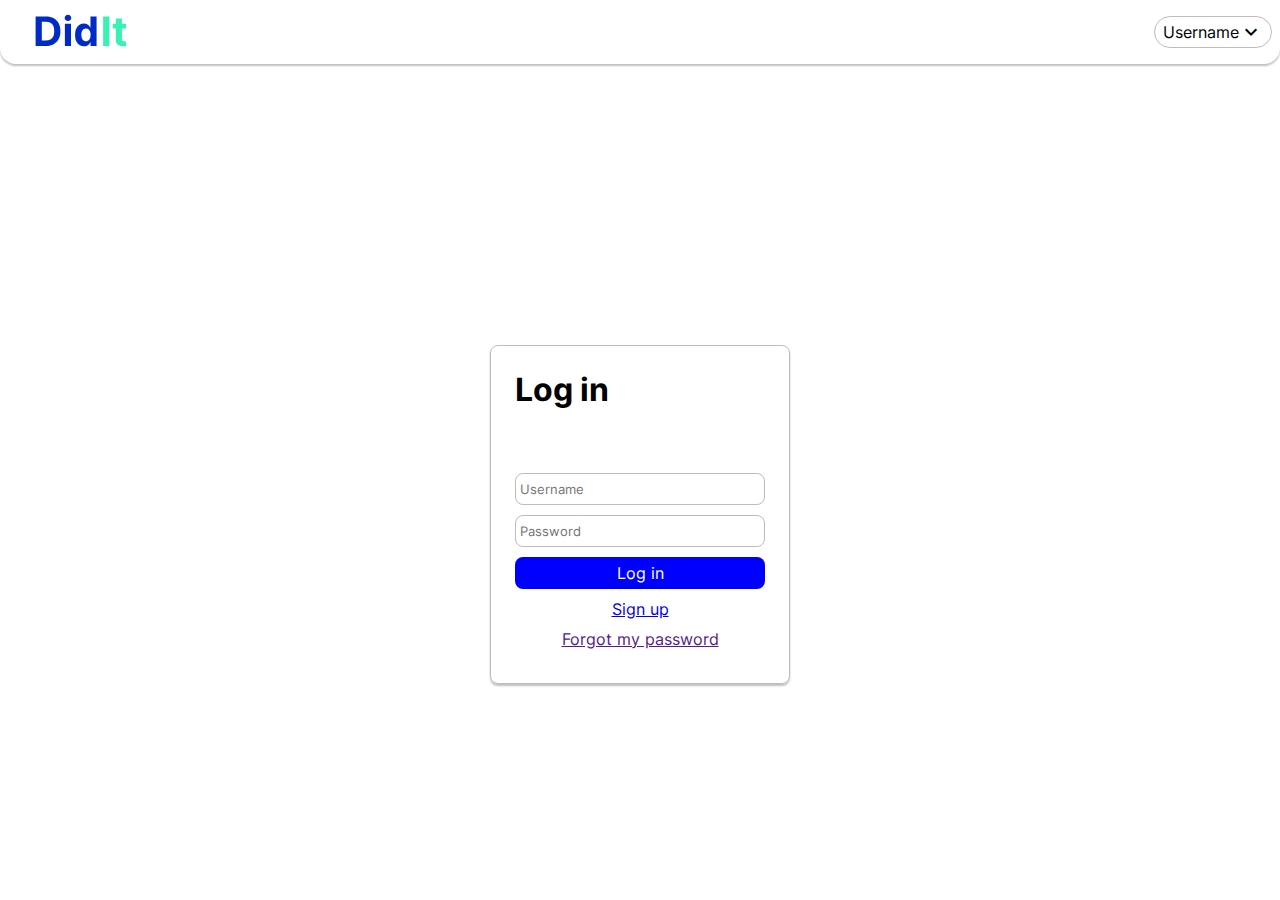
<file: index.html>
<!DOCTYPE html>
<html lang="en">
<head>
    <meta charset="UTF-8">
    <meta http-equiv="X-UA-Compatible" content="IE=edge">
    <meta name="viewport" content="width=device-width, initial-scale=1.0">
    <title>Document</title>
    <link href="https://fonts.googleapis.com/icon?family=Material+Icons"
    rel="stylesheet">
    <link rel="stylesheet" href="./index.css">
    <link rel="stylesheet" href="./meta.css">
</head>
<body>
    <div id="topbar">
        <img id="logo" src="Logo 1.svg" alt="logo">

        <div id="username"><p>Username</p><span class="material-icons">expand_more</span></div>
    </div>

    <div id="content">
        <div id="form">
            <h2>Log in</h2>
            
            <form method="get" action="dashboard.html" >
                <input type="text" placeholder="Username">
                <input type="password" placeholder="Password">

                <button id="submit_button" type="submit">Log in</button>
            </form>

            <a id="signup_button" href="sign_up.html">Sign up</a>
            <a id="forgot_password" href="">Forgot my password</a>
        </div>
    </div>

</body>
</html>
</file>
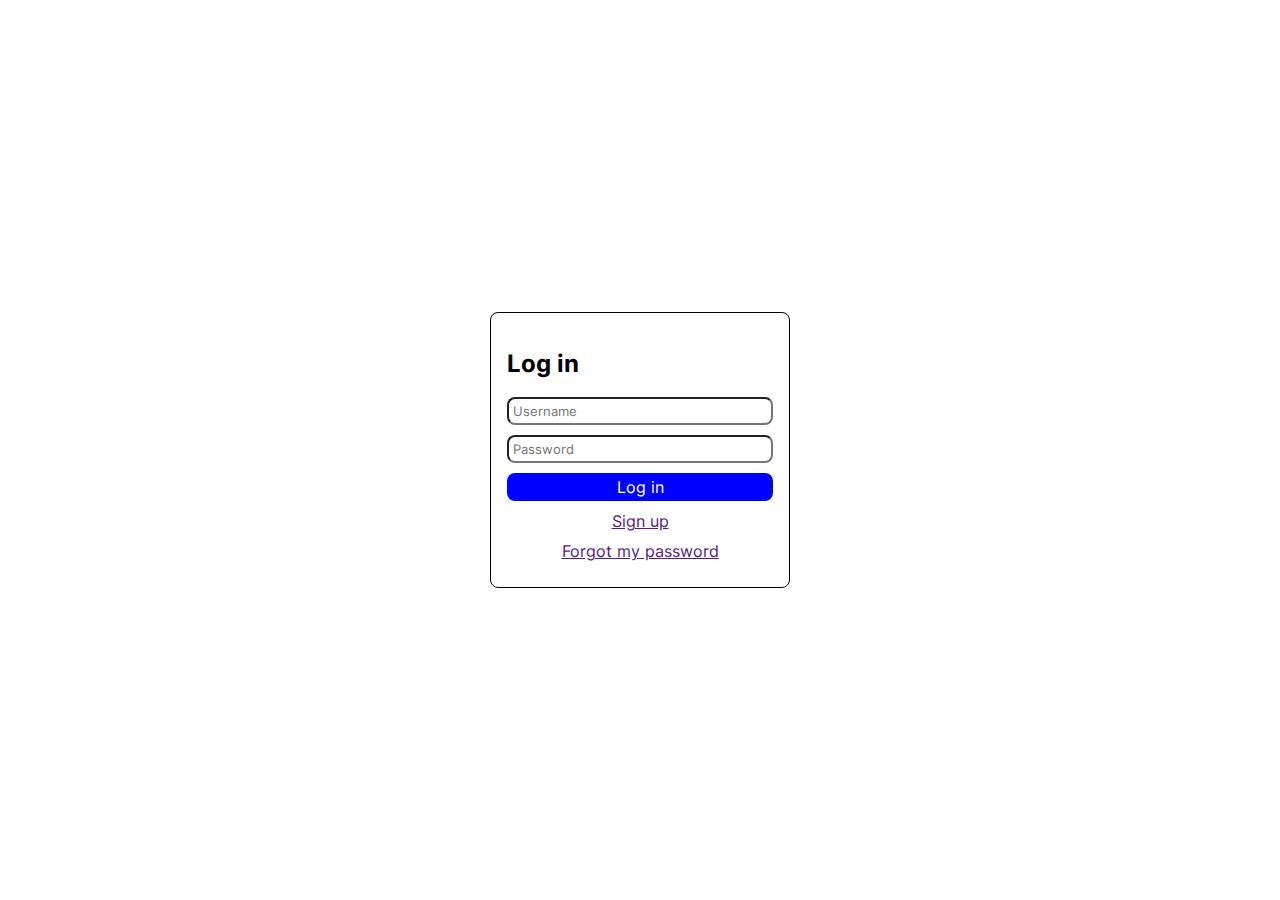
<file: website/index.html>
<!DOCTYPE html>
<html lang="en">
<head>
    <meta charset="UTF-8">
    <meta http-equiv="X-UA-Compatible" content="IE=edge">
    <meta name="viewport" content="width=device-width, initial-scale=1.0">
    <title>Document</title>
    <link rel="stylesheet" href="./index.css">
    <link rel="stylesheet" href="./meta.css">
</head>
<body>
    <div id="form">
        <h2>Log in</h2>
        
        <form action="post">
            <input type="text" placeholder="Username">
            <input type="text" placeholder="Password">

            <button id="submit_button" type="submit">Log in</button>
        </form>

        <a id="signup_button" href="">Sign up</a>
        <a id="forgot_password" href="">Forgot my password</a>
    </div>
    

</body>
</html>
</file>
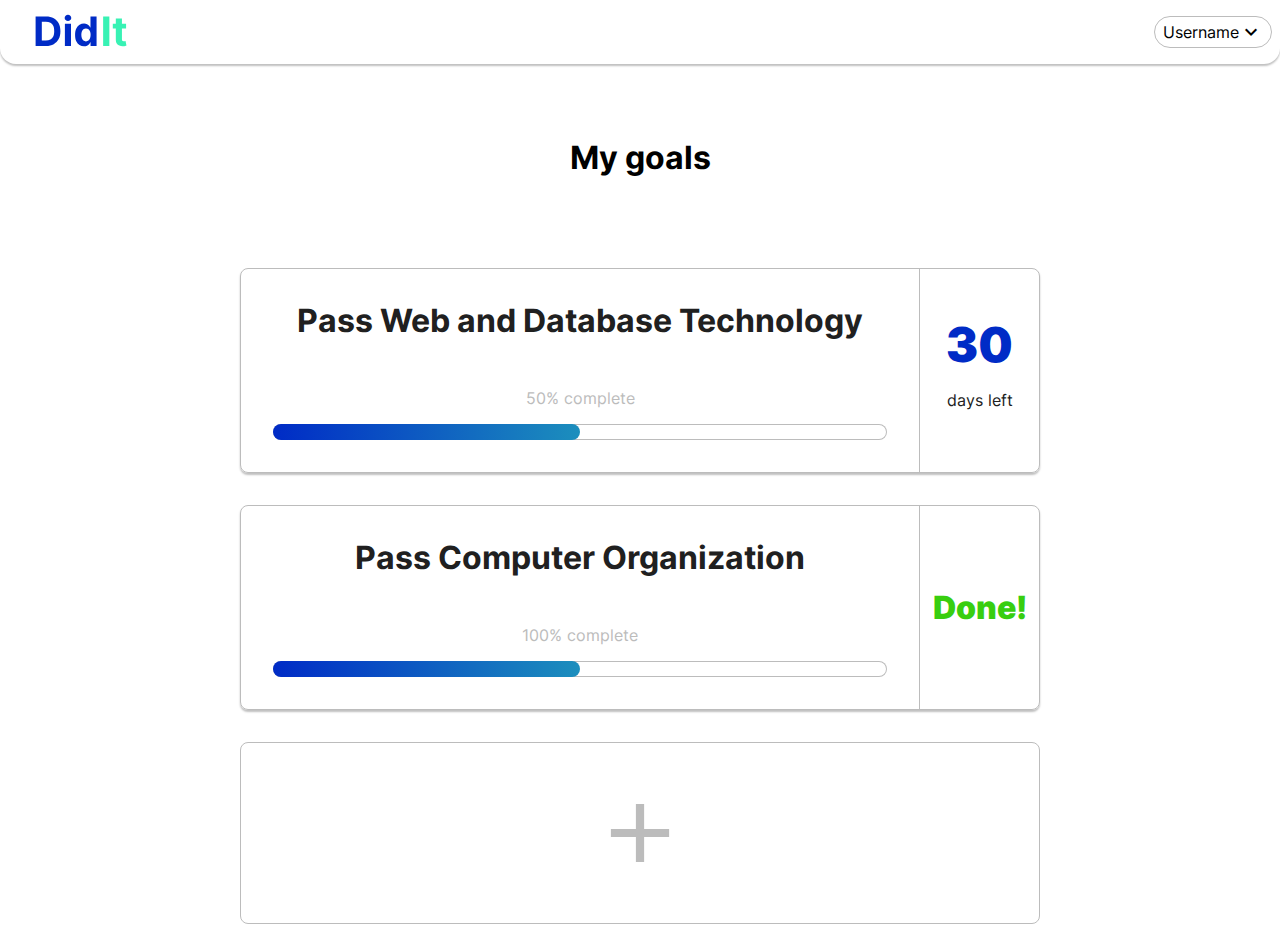
<file: dashboard.html>
<!DOCTYPE html>
<html lang="en">
<head>
    <meta charset="UTF-8">
    <meta http-equiv="X-UA-Compatible" content="IE=edge">
    <meta name="viewport" content="width=device-width, initial-scale=1.0">
    <link rel="stylesheet" href="./dashboard.css">
    <link rel="stylesheet" href="./meta.css">
    <link href="https://fonts.googleapis.com/icon?family=Material+Icons"
    rel="stylesheet">
    <title>Document</title>
</head>
<body>
    

    <div id="topbar">
        <img id="logo" src="Logo 1.svg" alt="logo">

        <div id="username"><p>Username</p><span class="material-icons">expand_more</span></div>
    </div>

<div id="content">
        <h1>My goals</h1>
        <a href="goal_view.html" class="goal-link">
          <div class="goal">
            <div class="progress">
                <h2>Pass Web and Database Technology</h2>
              
                <p>50% complete</p>

                <div class="progress-bar"><div></div></div>

            </div>
            <div class="status">
              <p class="progress-number">30</p>
              <p class="days-left">days left</p>

            </div>
          </div>
        </a>
        
        <a href="goal_view.html" class="goal-link">
          <div class="goal">
              <div class="progress">
                  <h2>Pass Computer Organization</h2>
                
                  <p>100% complete</p>
    
                  <div class="progress-bar"><div></div></div>
    
              </div>
        
              <div class="status">
                <p class="done">Done!</p>  
              </div>
            </div>
          </a>
          <div class="add-button">
            <span id="plus" class="material-icons">add</span>
          </div>
</div>


</body>
</html>
</file>
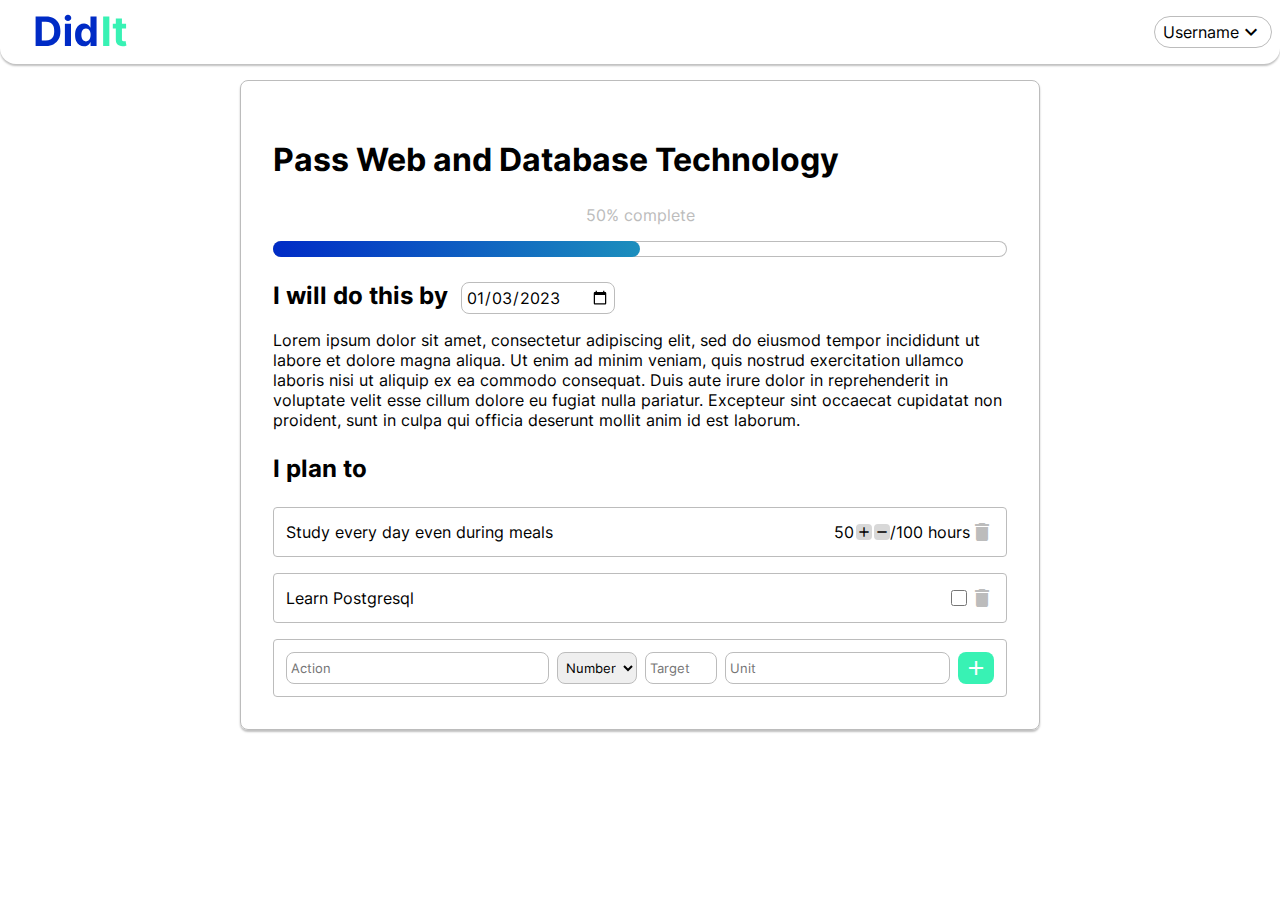
<file: goal_view.html>
<!DOCTYPE html>
<html lang="en">
<head>
    <meta charset="UTF-8">
    <meta http-equiv="X-UA-Compatible" content="IE=edge">
    <meta name="viewport" content="width=device-width, initial-scale=1.0">
    <title>Document</title>
    <link rel="stylesheet" href="./meta.css">
    <link href="https://fonts.googleapis.com/icon?family=Material+Icons"
    rel="stylesheet">
    <link rel="stylesheet" href="./goal_view.css">
</head>
<body>
    <div id="topbar">
        <img id="logo" src="Logo 1.svg" alt="logo">

        <div id="username"><p>Username</p><span class="material-icons">expand_more</span></div>
    </div>

<div id="content">
    <div class="goal">
        
        <h2>Pass Web and Database Technology</h2>
        
        <p id="completion-text">50% complete</p>

        <div class="progress-bar"><div></div></div>

        <div id="deadline-container">
            <span class="inline-header">I will do this by</span>
            <input type="date" value="2023-01-03" id="deadline-container-date">
        </div>

        <p id="goal-description">Lorem ipsum dolor sit amet, consectetur adipiscing elit, sed do eiusmod tempor incididunt ut labore et dolore magna aliqua. Ut enim ad minim veniam, quis nostrud exercitation ullamco laboris nisi ut aliquip ex ea commodo consequat. Duis aute irure dolor in reprehenderit in voluptate velit esse cillum dolore eu fugiat nulla pariatur. Excepteur sint occaecat cupidatat non proident, sunt in culpa qui officia deserunt mollit anim id est laborum.</p>
        <h3>I plan to</h3>

        <div class="subgoal-container">
            <span class="subgoal-name">Study every day even during meals</span>
            <span class="subgoal-completed-num">50</span>
            <span class="material-icons increment-button">add</span>
            <span class="material-icons increment-button">remove</span>
            <span class="subgoal-goal">/100 hours</span>
            <span class="subgoal-delete material-icons">delete</span>
        </div>
        <div class="subgoal-container">
            <span class="subgoal-name">Learn Postgresql</span>
            <input type="checkbox" class="subgoal-checkbox">
            <span class="subgoal-delete material-icons">delete</span>
        </div>

        <form id="subgoal-create-container">
            <input type="text" placeholder="Action" id="subgoal-create-action">
            <select>
                <option>Number</option>
                <option>Boolean</option>
            </select>
            <input type="number" placeholder="Target" id="subgoal-create-target">
            <input type="text" placeholder="Unit">
            <button type="submit" id="subgoal-create-add"><span class="material-icons">add</span></button>
        </form>
      </div>

</div>  
</body>
</html>
</file>
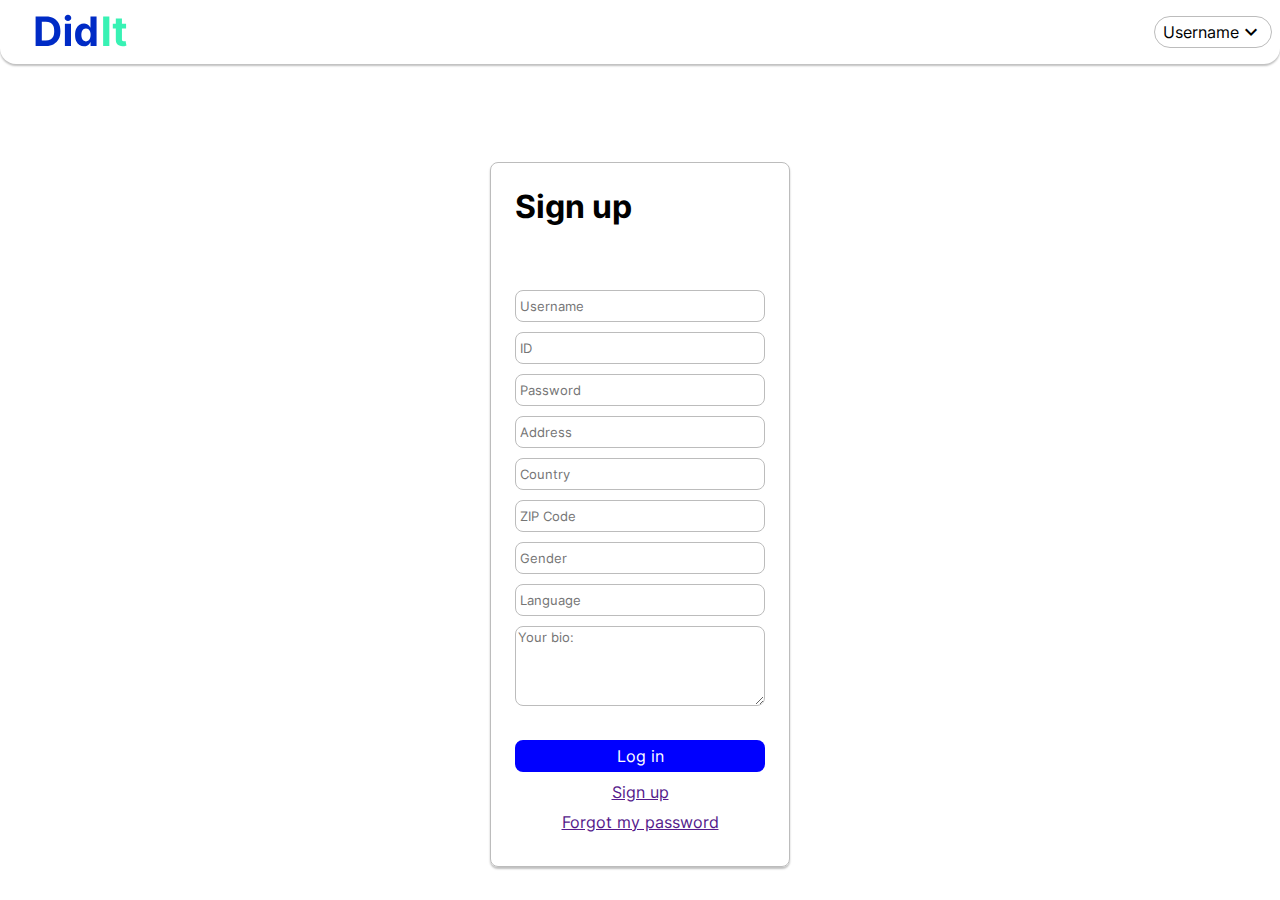
<file: sign_up.html>
<!DOCTYPE html>
<html lang="en">
<head>
    <meta charset="UTF-8">
    <meta http-equiv="X-UA-Compatible" content="IE=edge">
    <meta name="viewport" content="width=device-width, initial-scale=1.0">
    <title>Document</title>
    <link href="https://fonts.googleapis.com/icon?family=Material+Icons"
    rel="stylesheet">
    <link rel="stylesheet" href="./sign_up.css">
    <link rel="stylesheet" href="./meta.css">
</head>
<body>
    <div id="topbar">
        <img id="logo" src="Logo 1.svg" alt="logo">

        <div id="username"><p>Username</p><span class="material-icons">expand_more</span></div>
    </div>

    <div id="content">
        <div id="form">
            <h2>Sign up</h2>
            
            <form action="post">
                <input type="text" placeholder="Username">
                <input type="number" placeholder="ID">
                <input type="password" placeholder="Password">
                <input type="text" placeholder="Address">
                <input type="text" placeholder="Country">
                <input type="text" placeholder="ZIP Code">
                <input type="text" placeholder="Gender">
                <input type="text" placeholder="Language">
                <textarea id="bio" placeholder="Your bio:"></textarea>

                <button id="submit_button" type="submit">Log in</button>
            </form>

            <a id="signup_button" href="">Sign up</a>
            <a id="forgot_password" href="">Forgot my password</a>
        </div>
    </div>

</body>
</html>
</file>
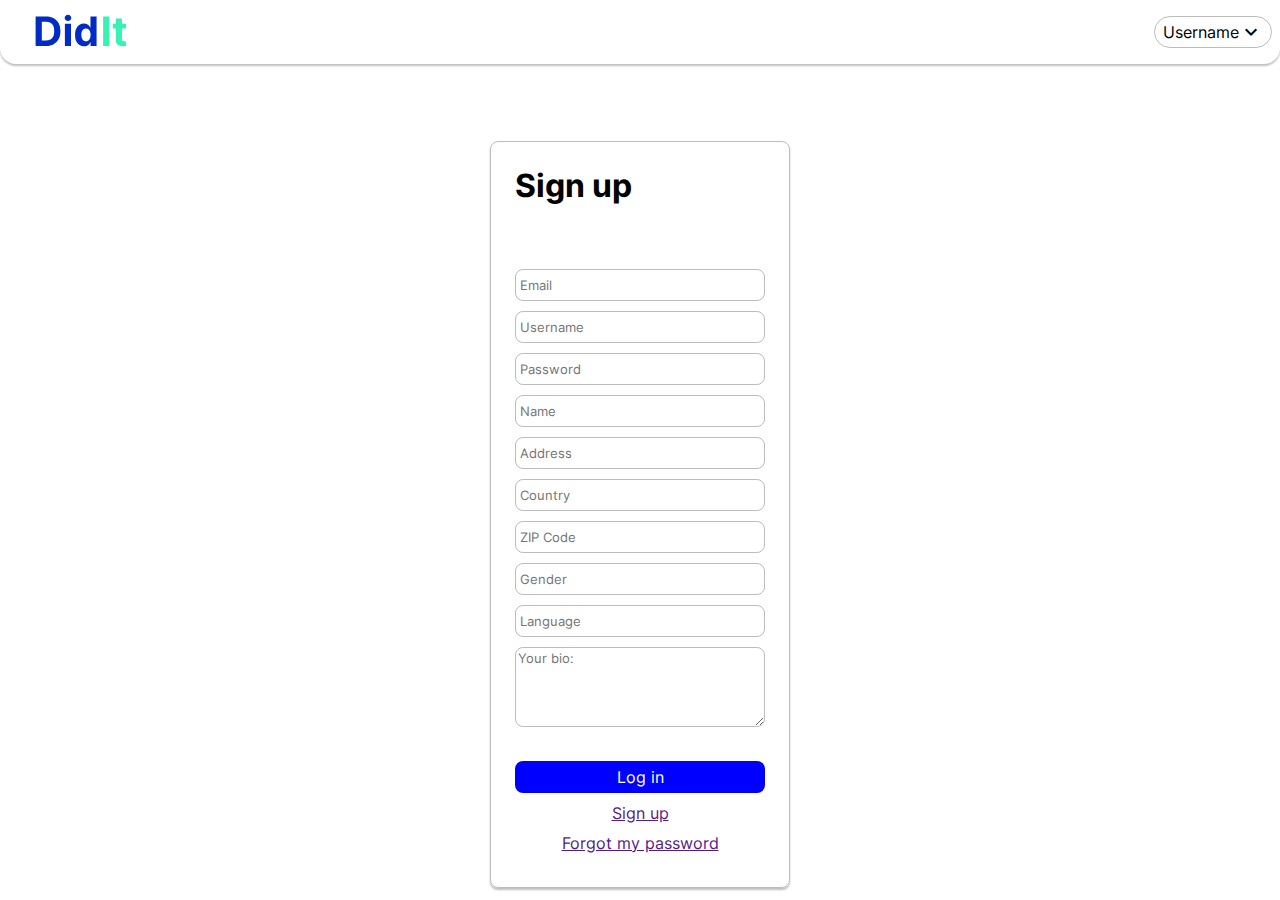
<file: builtin_form/sign_up.html>
<!DOCTYPE html>
<html lang="en">
<head>
    <meta charset="UTF-8">
    <meta http-equiv="X-UA-Compatible" content="IE=edge">
    <meta name="viewport" content="width=device-width, initial-scale=1.0">
    <title>Document</title>
    <link href="https://fonts.googleapis.com/icon?family=Material+Icons"
    rel="stylesheet">
    <link rel="stylesheet" href="../sign_up.css">
    <link rel="stylesheet" href="../meta.css">
</head>
<body>
    <div id="topbar">
        <img id="logo" src="../Logo 1.svg" alt="logo">

        <div id="username"><p>Username</p><span class="material-icons">expand_more</span></div>
    </div>

    <div id="content">
        <div id="form">
            <h2>Sign up</h2>
            
            <form action="post">
                <input type="email" placeholder="Email" required>
                <input type="text" placeholder="Username" pattern="[A-Z]\w{4,11}[\d\W]" required minlength="5" maxlength="12">
                <input type="password" placeholder="Password" required minlength="12">
                <input type="text" placeholder="Name" required pattern="[A-Za-z]+">
                <input type="text" placeholder="Address">
                <input type="text" placeholder="Country" required>
                <input type="text" placeholder="ZIP Code" required pattern="\d{4}[A-Z]{2}">
                <input type="text" placeholder="Gender" required>
                <input type="text" placeholder="Language" required>
                <textarea id="bio" placeholder="Your bio:"></textarea>

                <button id="submit_button" type="submit">Log in</button>
            </form>

            <a id="signup_button" href="">Sign up</a>
            <a id="forgot_password" href="">Forgot my password</a>
        </div>
    </div>

</body>
</html>
</file>
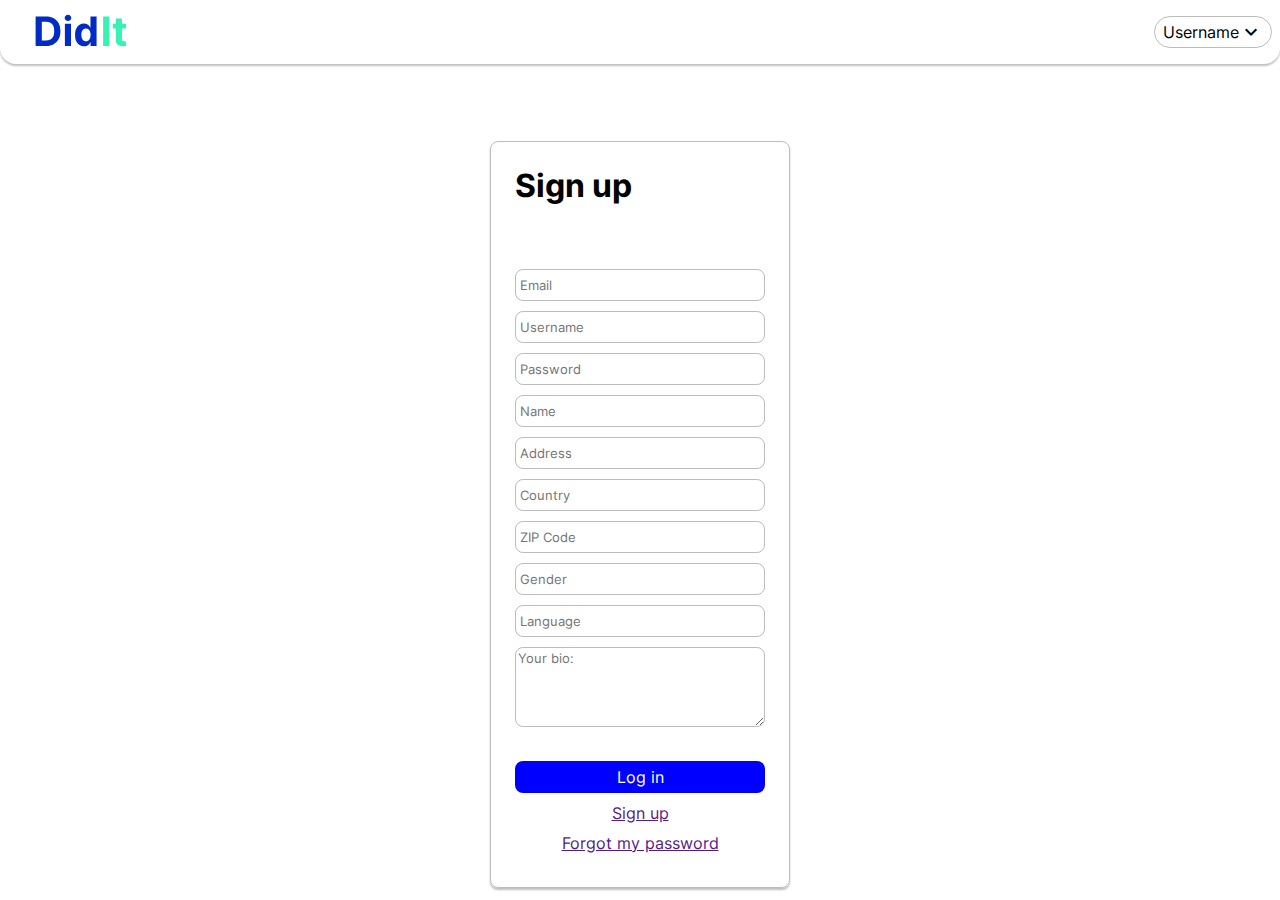
<file: regular_expression/sign_up.html>
<!DOCTYPE html>
<html lang="en">
<head>
    <meta charset="UTF-8">
    <meta http-equiv="X-UA-Compatible" content="IE=edge">
    <meta name="viewport" content="width=device-width, initial-scale=1.0">
    <title>Document</title>
    <link href="https://fonts.googleapis.com/icon?family=Material+Icons"
    rel="stylesheet">
    <link rel="stylesheet" href="../sign_up.css">
    <link rel="stylesheet" href="../meta.css">
</head>
<body>
    <div id="topbar">
        <img id="logo" src="../Logo 1.svg" alt="logo">

        <div id="username"><p>Username</p><span class="material-icons">expand_more</span></div>
    </div>

    <div id="content">
        <div id="form">
            <h2>Sign up</h2>
            
            <form action="post">
                <input type="text" placeholder="Email" name="email">
                <input type="text" placeholder="Username" name="username">
                <input type="password" placeholder="Password" name="password">
                <input type="text" placeholder="Name" name="name">
                <input type="text" placeholder="Address" name="address">
                <input type="text" placeholder="Country" name="country">
                <input type="text" placeholder="ZIP Code" name="zipcode">
                <input type="text" placeholder="Gender" name="gender">
                <input type="text" placeholder="Language" name="language">
                <textarea id="bio" placeholder="Your bio:" name="bio"></textarea>
                <button id="submit_button" type="submit">Log in</button>
            </form>

            <a id="signup_button" href="">Sign up</a>
            <a id="forgot_password" href="">Forgot my password</a>
        </div>
    </div>

    <script src="./sign_up.js"></script>
</body>
</html>
</file>
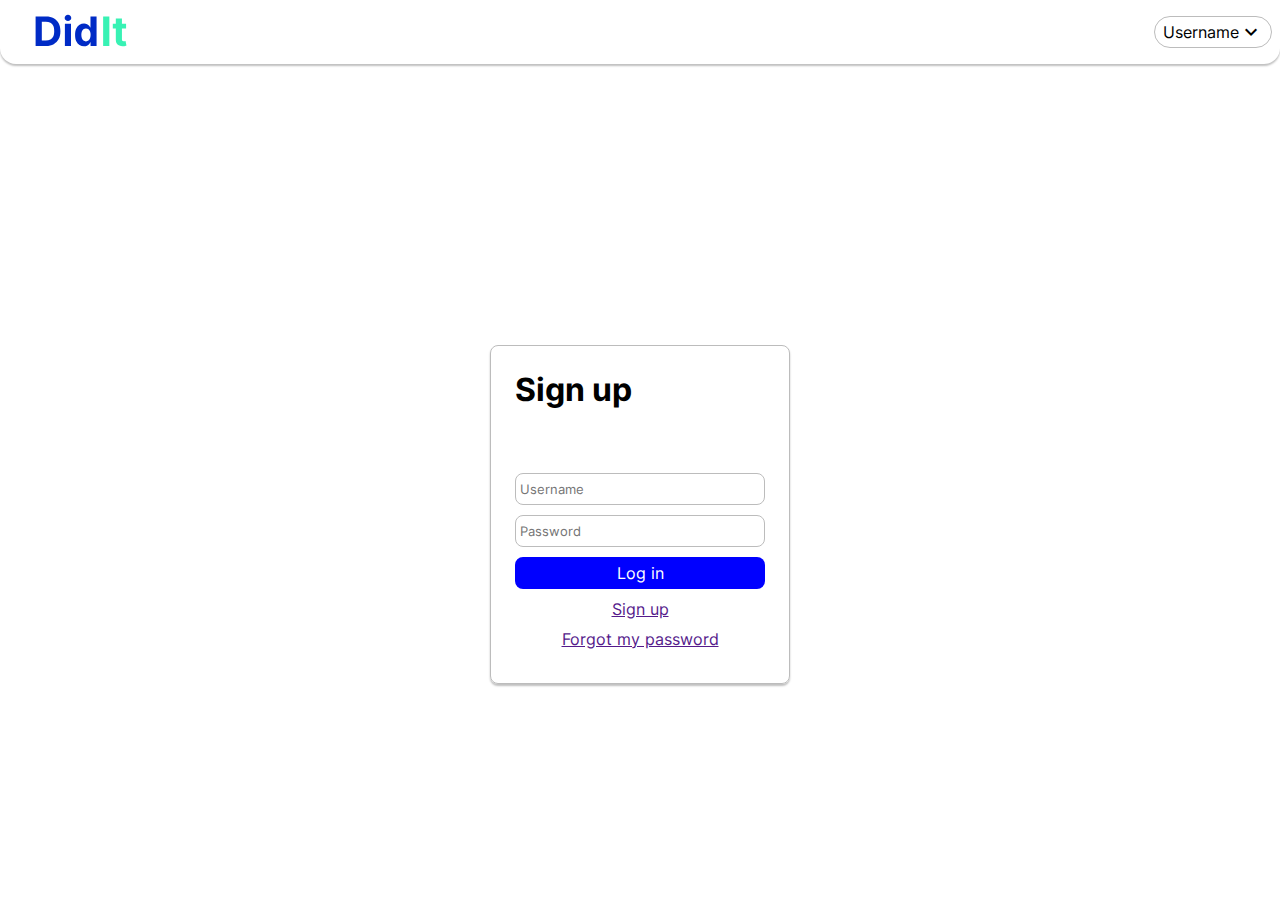
<file: website/sign_up.html>
<!DOCTYPE html>
<html lang="en">
<head>
    <meta charset="UTF-8">
    <meta http-equiv="X-UA-Compatible" content="IE=edge">
    <meta name="viewport" content="width=device-width, initial-scale=1.0">
    <title>Document</title>
    <link href="https://fonts.googleapis.com/icon?family=Material+Icons"
    rel="stylesheet">
    <link rel="stylesheet" href="./sign_up.css">
    <link rel="stylesheet" href="./meta.css">
</head>
<body>
    <div id="topbar">
        <img id="logo" src="Logo 1.svg" alt="logo">

        <div id="username"><p>Username</p><span class="material-icons">expand_more</span></div>
    </div>

    <div id="content">
        <div id="form">
            <h2>Sign up</h2>
            
            <form action="post">
                <input type="text" placeholder="Username">
                <input type="text" placeholder="Password">

                <button id="submit_button" type="submit">Log in</button>
            </form>

            <a id="signup_button" href="">Sign up</a>
            <a id="forgot_password" href="">Forgot my password</a>
        </div>
    </div>

</body>
</html>
</file>
<file: index.css>
#content {
    display: flex;
    align-items: center;
    justify-content: center;
    min-height: calc(100vh - 64px);
}
#form {
    border: 1px solid var(--gray);
    width: 300px;
    padding: 24px;
    border-radius: 8px;
    box-shadow: 0px 2px 2px 0px rgba(0,0,0,0.25);
    margin-top: 64px;
}

h2 {
    font-size: 32px;
    margin-bottom: 64px;
    margin-top: 0;
    font-weight: 700;
}

input {
    width: 100%;
    padding: 4px;
    margin-bottom: 10px;
    border-radius: 8px;
    border: 1px solid var(--gray);
    height: 32px;
}

#submit_button {
    color: white;
    background-color: blue;
    width: 100%;
    padding: 4px;
    font-size: 16px;
    border-radius: 8px;
    border: none;
    margin-bottom: 10px;
    height: 32px
}


#signup_button {
    width: 100%;
    text-align: center;
    display: block;
    margin-bottom: 10px;
}

#forgot_password {
    width: 100%;
    text-align: center;
    display: block;
    margin-bottom: 10px;
}
</file>
<file: meta.css>
@font-face {
    font-family: "Inter";
    src: url("./inter.ttf");
    font-weight: 100 900;
}

* {
    box-sizing: border-box;
    font-family: "Inter", Arial, Helvetica, sans-serif;
}

:root {
    --primary: #002bc6;
    --secondary: #38f2b4;
    --good: #38ce0f;
    --bad: #ff2d2d;
    --gray: #bcbcbc;
    --charcoal: #202020;
}

body {
    margin: 0px;
    padding: 0px;
}

#topbar {
    height: 64px;
    border-bottom-left-radius: 16px;
    border-bottom-right-radius: 16px;
    display: flex;
    align-items: center;
    box-shadow: 0px 2px 2px 0px rgba(0,0,0,0.25);

}

#logo {
    height: 48px;
    padding-left: 32px;
}

#username {
    display: flex;
    margin-left: auto; /* auto is max possible, careful */
    align-items: center;
    margin-right: 8px;
    border: 1px solid var(--gray);
    border-radius: 16px;
    height: 32px;
    padding: 8px;
}
</file>
<file: website/index.css>
#form {
    border: 1px solid black;
    width: 300px;
    padding: 16px;
    border-radius: 8px;
}

body {
    display: flex;
    align-items: center;
    justify-content: center;
    height: 100vh;
}

input {
    width: 100%;
    padding: 4px;
    margin-bottom: 10px;
    border-radius: 8px;

}

#submit_button {
    color: white;
    background-color: blue;
    width: 100%;
    padding: 4px;
    font-size: 16px;
    border-radius: 8px;
    border: none;
    margin-bottom: 10px;
}


#signup_button {
    width: 100%;
    text-align: center;
    display: block;
    margin-bottom: 10px;
}

#forgot_password {
    width: 100%;
    text-align: center;
    display: block;
    margin-bottom: 10px;
}
</file>
<file: website/meta.css>
@font-face {
    font-family: "Inter";
    src: url("./inter.ttf");
    font-weight: 100 900;
}

* {
    box-sizing: border-box;
    font-family: "Inter", Arial, Helvetica, sans-serif;
}

:root {
    --primary: #002bc6;
    --secondary: #38f2b4;
    --good: #38ce0f;
    --bad: #ff2d2d;
    --gray: #bcbcbc;
    --charcoal: #202020;
}

body {
    margin: 0px;
    padding: 0px;
}

#topbar {
    height: 64px;
    border-bottom-left-radius: 16px;
    border-bottom-right-radius: 16px;
    display: flex;
    align-items: center;
    box-shadow: 0px 2px 2px 0px rgba(0,0,0,0.25);

}

#logo {
    height: 48px;
    padding-left: 32px;
}

#username {
    display: flex;
    margin-left: auto; /* auto is max possible, careful */
    align-items: center;
    margin-right: 8px;
    border: 1px solid var(--gray);
    border-radius: 16px;
    height: 32px;
    padding: 8px;
}
</file>
<file: dashboard.css>
.goal {
    border: 1px solid #bcbcbc;
    border-radius: 8px;
    display: grid;
    grid-template-columns: auto 120px;
    color: var(--charcoal);
    box-shadow: 0px 2px 2px 0px rgba(0,0,0,0.25);
}

.goal-link {
    text-decoration: none;
    color: unset;
    margin: 16px;
    width: clamp(0px, 100%, 800px);
}

.goal:hover h2 {
    color: var(--secondary);
}

#content {
    display: flex;
    flex-direction: column;
    align-items: center;  /* !!! */
}

.goal h2 {
    margin-top: 0px;
    font-size: 32px;
}

.progress p {
    font-size: 16px;
    color: #bcbcbc;
    margin-top: 48px;
}

.progress {
    padding: 32px;
    flex-grow: 1;
    text-align: center;
}

.status {
    padding: 8px;
    border-left: 1px solid #bcbcbc;
    display: flex;
    flex-direction: column;
    justify-content: center; /* !!! */
    text-align: center;
    justify-self: stretch;
}


.progress-number {
    font-size: 48px;
    font-weight: 900;
    color: #002bc6;
    margin: 0;
}

.done {
    font-size: 32px;
    font-weight: 900;
    color: var(--good);
    margin: 0;
}

.days-left {
    font-size: 16px;
    white-space: nowrap;
}

.progress-bar {
    border-radius: 8px;
    height: 16px;
    box-shadow: inset 0px 0px 0px 1px var(--gray);
}

.progress-bar div {
    background: linear-gradient(90deg, rgba(0,43,198,1) 0%, rgba(56,242,180,1) 100%);
    height: 100%;
    width: 50%;
    background-size: 200% 100%;
    border-radius: 8px;
}

h1 {
    padding: 53px;
}


.add-button {
    border: 1px solid #bcbcbc;
    border-radius: 8px;
    width: clamp(0px, 100%, 800px);
    margin: 16px;
    display: flex;
    height: 182px;
    align-items: center;
    text-align: center;
    justify-content: center;
    cursor: pointer; /* okay this epic */
}

#plus {
    font-size: 100px;
    color: var(--gray);
}

@media only screen and (max-width: 400px) {
  .goal {
    grid-template-columns: auto;
    grid-template-rows: auto auto;
  }

  .status {
    padding-bottom: 16px;
  }
}
</file>
<file: goal_view.css>
.progress-bar {
    border-radius: 8px;
    height: 16px;
    box-shadow: inset 0px 0px 0px 1px var(--gray);
}

.progress-bar div {
    background: linear-gradient(90deg, rgba(0,43,198,1) 0%, rgba(56,242,180,1) 100%);
    height: 100%;
    width: 50%;
    background-size: 200% 100%;
    border-radius: 8px;
}
#content {
    display: flex;
    flex-direction: column;
    align-items: center;  /* !!! */
}

.goal {
    border: 1px solid var(--gray);
    border-radius: 8px;
    width: clamp(0px, 100%, 800px);
    margin: 16px;
    padding: 32px;
    box-shadow: 0px 2px 2px 0px rgba(0,0,0,0.25);
}

.goal h2 {
    font-size: 32px;
}

#completion-text {
    width: 100%;
    text-align: center;
    color: var(--gray);
}

#deadline-container {
    margin-top: 24px;
}

#deadline-container-date {
    height: 32px;
    font-size: 16px;
    border-radius: 8px;
    border: 1px solid var(--gray);
    padding: 4px;
}

.inline-header {
    font-size: 24px;
    font-weight: bold;
    margin-right: 8px;
    /* margin-top: ; be careful developer, margin top doesn't do anything if it's inline since it doesen't know what margins to give to the other inline thingys */
}

.goal h3 {
    font-size: 24px;
}

.subgoal-container {
    border: 1px solid var(--gray);
    padding: 12px;
    border-radius: 4px;
    font-size: 16px;
    display: flex;
    align-items: center;
    margin-bottom: 16px;
}

.subgoal-completed-num {
    margin-left: auto;
}

.subgoal-container .material-icons.increment-button {
    font-size: 16px;
    background-color: #d8d8d8;
    margin-left: 2px;
    border-radius: 4px;
    cursor: pointer;
}

.subgoal-delete {
    color: var(--gray);
    cursor: pointer;
}

.subgoal-delete:hover {
    color: var(--bad);
}

.subgoal-checkbox {
    margin-left: auto;
    width: 16px;
    height: 16px;
    accent-color: var(--primary);
}

#subgoal-create-container {
    padding: 12px;
    border: 1px solid var(--gray);
    border-radius: 4px;
    display: flex;
    flex-wrap: wrap;
}

#subgoal-create-container input {
    border: 1px solid var(--gray);
    border-radius: 8px;
    padding: 4px;
    height: 32px;
    margin-right: 8px;
}

#subgoal-create-container select {
    border: 1px solid var(--gray);
    border-radius: 8px;
    margin-right: 8px;
    padding: 4px;
}

#subgoal-create-action {
    flex-grow: 2;
}

#subgoal-create-target {
    width: 72px;
}

#subgoal-create-add {
    margin-left: auto;
    border: none;
    border-radius: 8px;
    background-color: var(--secondary);
    color: white;
    display: flex;
    justify-content: center;
    align-items: center;
}
</file>
<file: sign_up.css>
#content {
    display: flex;
    align-items: center;
    justify-content: center;
    min-height: calc(100vh - 64px);
}
#form {
    border: 1px solid var(--gray);
    width: 300px;
    padding: 24px;
    border-radius: 8px;
    box-shadow: 0px 2px 2px 0px rgba(0,0,0,0.25);
    margin-top: 64px;
}

#form textarea {
    border-radius: 8px;
    border-color: var(--gray);
    width: 100%;
    height: 80px;
    margin-bottom: 30px;
}

h2 {
    font-size: 32px;
    margin-bottom: 64px;
    margin-top: 0;
    font-weight: 700;
}

input {
    width: 100%;
    padding: 4px;
    margin-bottom: 10px;
    border-radius: 8px;
    border: 1px solid var(--gray);
    height: 32px;
}

#submit_button {
    color: white;
    background-color: blue;
    width: 100%;
    padding: 4px;
    font-size: 16px;
    border-radius: 8px;
    border: none;
    margin-bottom: 10px;
    height: 32px
}


#signup_button {
    width: 100%;
    text-align: center;
    display: block;
    margin-bottom: 10px;
}

#forgot_password {
    width: 100%;
    text-align: center;
    display: block;
    margin-bottom: 10px;
}

.error-container {
    font-size: 12px;
    font-weight: normal;
    color: var(--bad);
    margin: 0;
}
</file>
<file: website/sign_up.css>
#content {
    display: flex;
    align-items: center;
    justify-content: center;
    min-height: calc(100vh - 64px);
}
#form {
    border: 1px solid var(--gray);
    width: 300px;
    padding: 24px;
    border-radius: 8px;
    box-shadow: 0px 2px 2px 0px rgba(0,0,0,0.25);
    margin-top: 64px;
}

h2 {
    font-size: 32px;
    margin-bottom: 64px;
    margin-top: 0;
    font-weight: 700;
}

input {
    width: 100%;
    padding: 4px;
    margin-bottom: 10px;
    border-radius: 8px;
    border: 1px solid var(--gray);
    height: 32px;
}

#submit_button {
    color: white;
    background-color: blue;
    width: 100%;
    padding: 4px;
    font-size: 16px;
    border-radius: 8px;
    border: none;
    margin-bottom: 10px;
    height: 32px
}


#signup_button {
    width: 100%;
    text-align: center;
    display: block;
    margin-bottom: 10px;
}

#forgot_password {
    width: 100%;
    text-align: center;
    display: block;
    margin-bottom: 10px;
}
</file>
